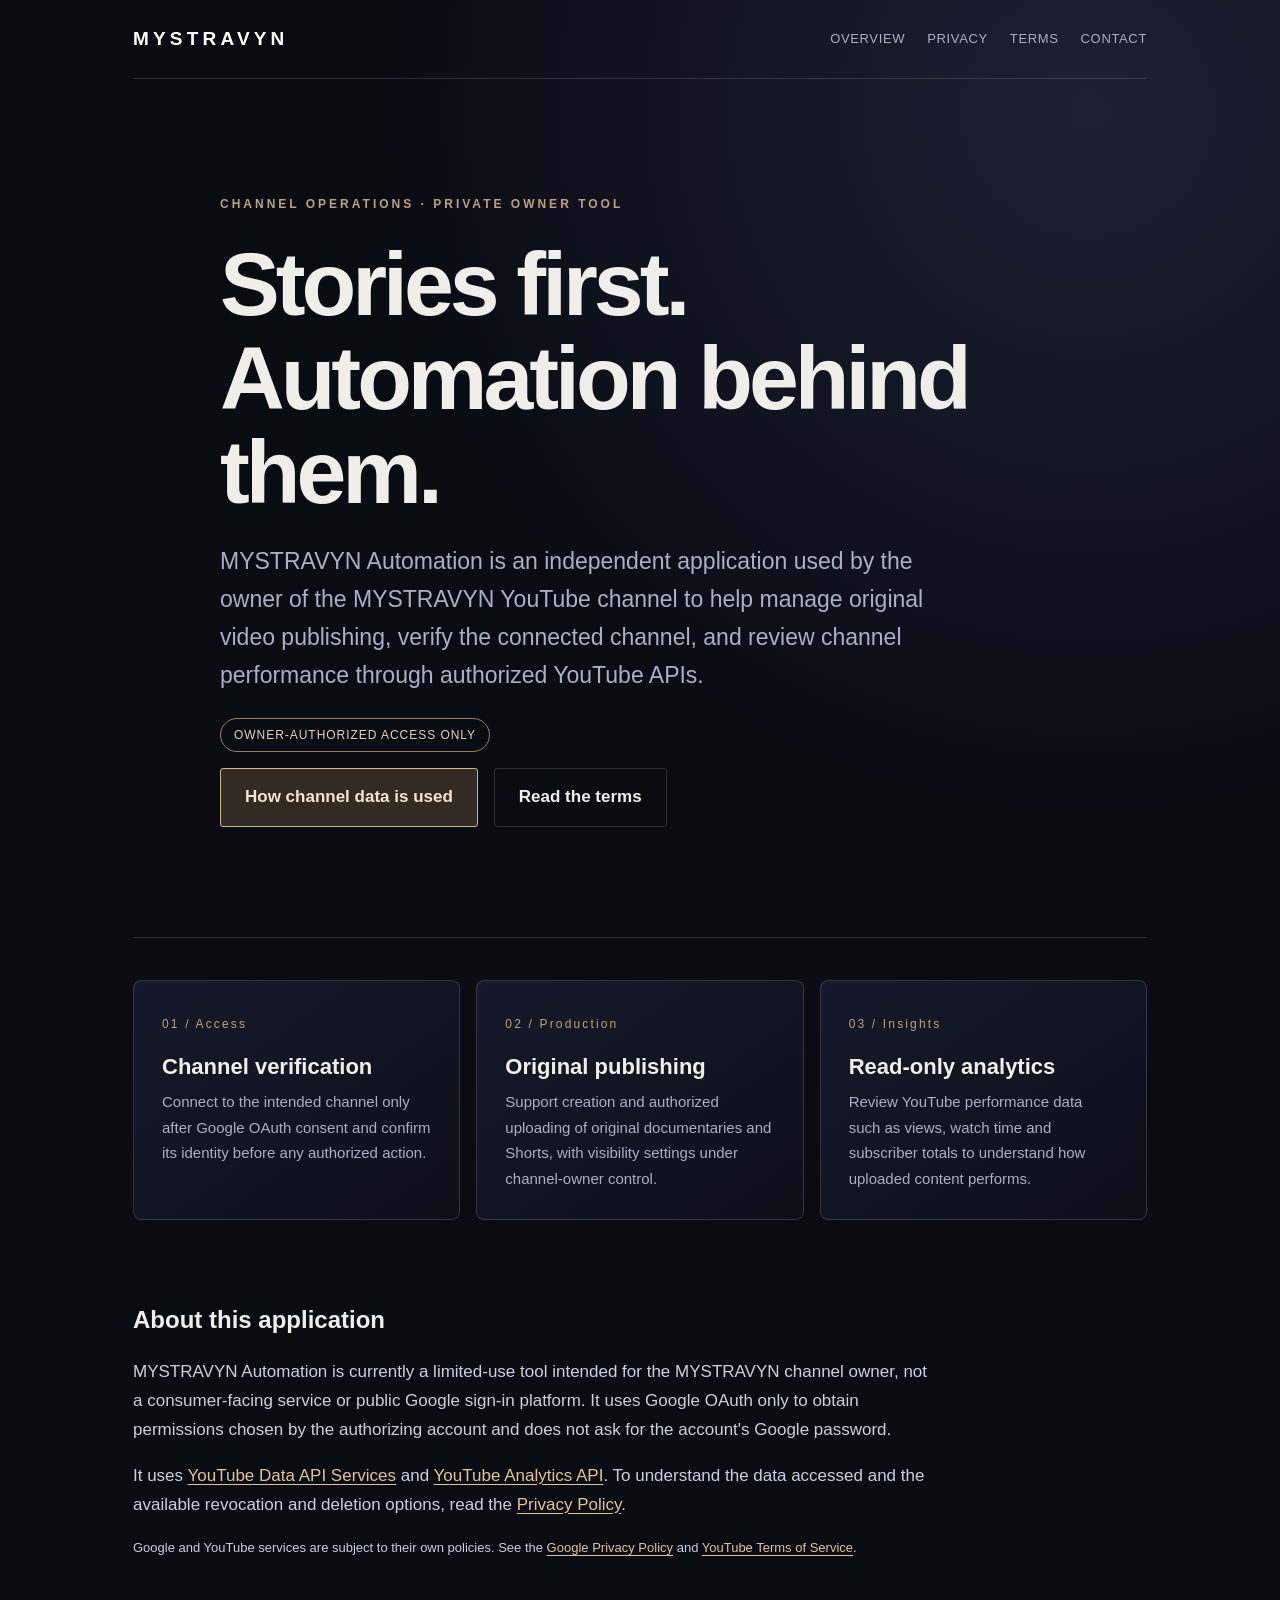
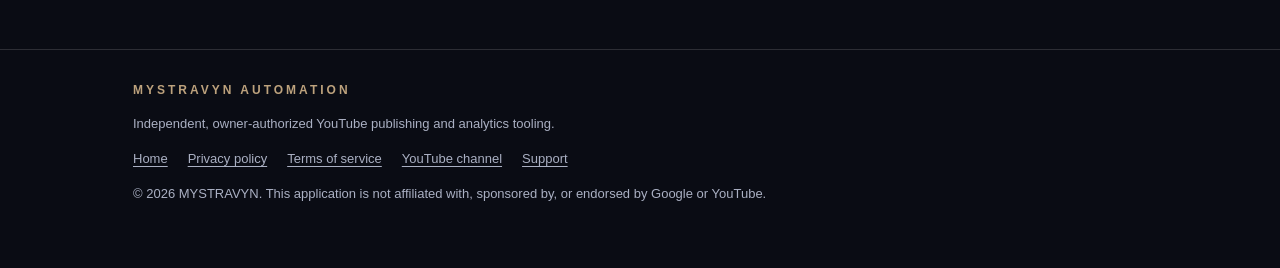
<file: index.html>
<!doctype html><html lang="en"><head><meta charset="utf-8"><meta name="viewport" content="width=device-width,initial-scale=1"><title>Home | MYSTRAVYN Automation</title><meta name="description" content="Independent YouTube channel operations, authorized publishing and analytics for MYSTRAVYN."><link rel="canonical" href="https://sahil101202.github.io/"><link rel="stylesheet" href="/assets/style.css"><meta name="google-site-verification" content="MwPU8_lLPwtP7DdFvZVTwiXF0vAHC6GHwNFbDUEQBAs" /></head><body><div class="wrap"><header class="header"><a class="mark" href="/">MYSTRAVYN</a><nav aria-label="Main navigation"><a href="/">Overview</a><a href="/privacy.html">Privacy</a><a href="/terms.html">Terms</a><a href="mailto:theelisora@gmail.com">Contact</a></nav></header></div><main><section class="wrap hero"><div class="eyebrow">Channel operations · Private owner tool</div><h1>Stories first.<br>Automation behind them.</h1><p class="lede">MYSTRAVYN Automation is an independent application used by the owner of the MYSTRAVYN YouTube channel to help manage original video publishing, verify the connected channel, and review channel performance through authorized YouTube APIs.</p><span class="pill">Owner-authorized access only</span><div><a class="linkbutton" href="/privacy.html">How channel data is used</a><a class="linkbutton alt" href="/terms.html">Read the terms</a></div></section><div class="wrap"><div class="rule"></div><div class="grid"><section class="panel"><span class="num">01 / Access</span><h2>Channel verification</h2><p>Connect to the intended channel only after Google OAuth consent and confirm its identity before any authorized action.</p></section><section class="panel"><span class="num">02 / Production</span><h2>Original publishing</h2><p>Support creation and authorized uploading of original documentaries and Shorts, with visibility settings under channel-owner control.</p></section><section class="panel"><span class="num">03 / Insights</span><h2>Read-only analytics</h2><p>Review YouTube performance data such as views, watch time and subscriber totals to understand how uploaded content performs.</p></section></div><section class="legal" style="max-width:800px;margin-bottom:90px"><h2>About this application</h2><p>MYSTRAVYN Automation is currently a limited-use tool intended for the MYSTRAVYN channel owner, not a consumer-facing service or public Google sign-in platform. It uses Google OAuth only to obtain permissions chosen by the authorizing account and does not ask for the account's Google password.</p><p>It uses <a href="https://developers.google.com/youtube/v3">YouTube Data API Services</a> and <a href="https://developers.google.com/youtube/analytics">YouTube Analytics API</a>. To understand the data accessed and the available revocation and deletion options, read the <a href="/privacy.html">Privacy Policy</a>.</p><p class="smallprint">Google and YouTube services are subject to their own policies. See the <a href="https://policies.google.com/privacy">Google Privacy Policy</a> and <a href="https://www.youtube.com/t/terms">YouTube Terms of Service</a>.</p></section></div></main><footer class="footer"><div class="wrap"><div class="eyebrow">MYSTRAVYN Automation</div><p>Independent, owner-authorized YouTube publishing and analytics tooling.</p><div class="links"><a href="/">Home</a><a href="/privacy.html">Privacy policy</a><a href="/terms.html">Terms of service</a><a href="https://www.youtube.com/@Mystravyn">YouTube channel</a><a href="mailto:theelisora@gmail.com">Support</a></div><p>© 2026 MYSTRAVYN. This application is not affiliated with, sponsored by, or endorsed by Google or YouTube.</p></div></footer></body></html>
</file>
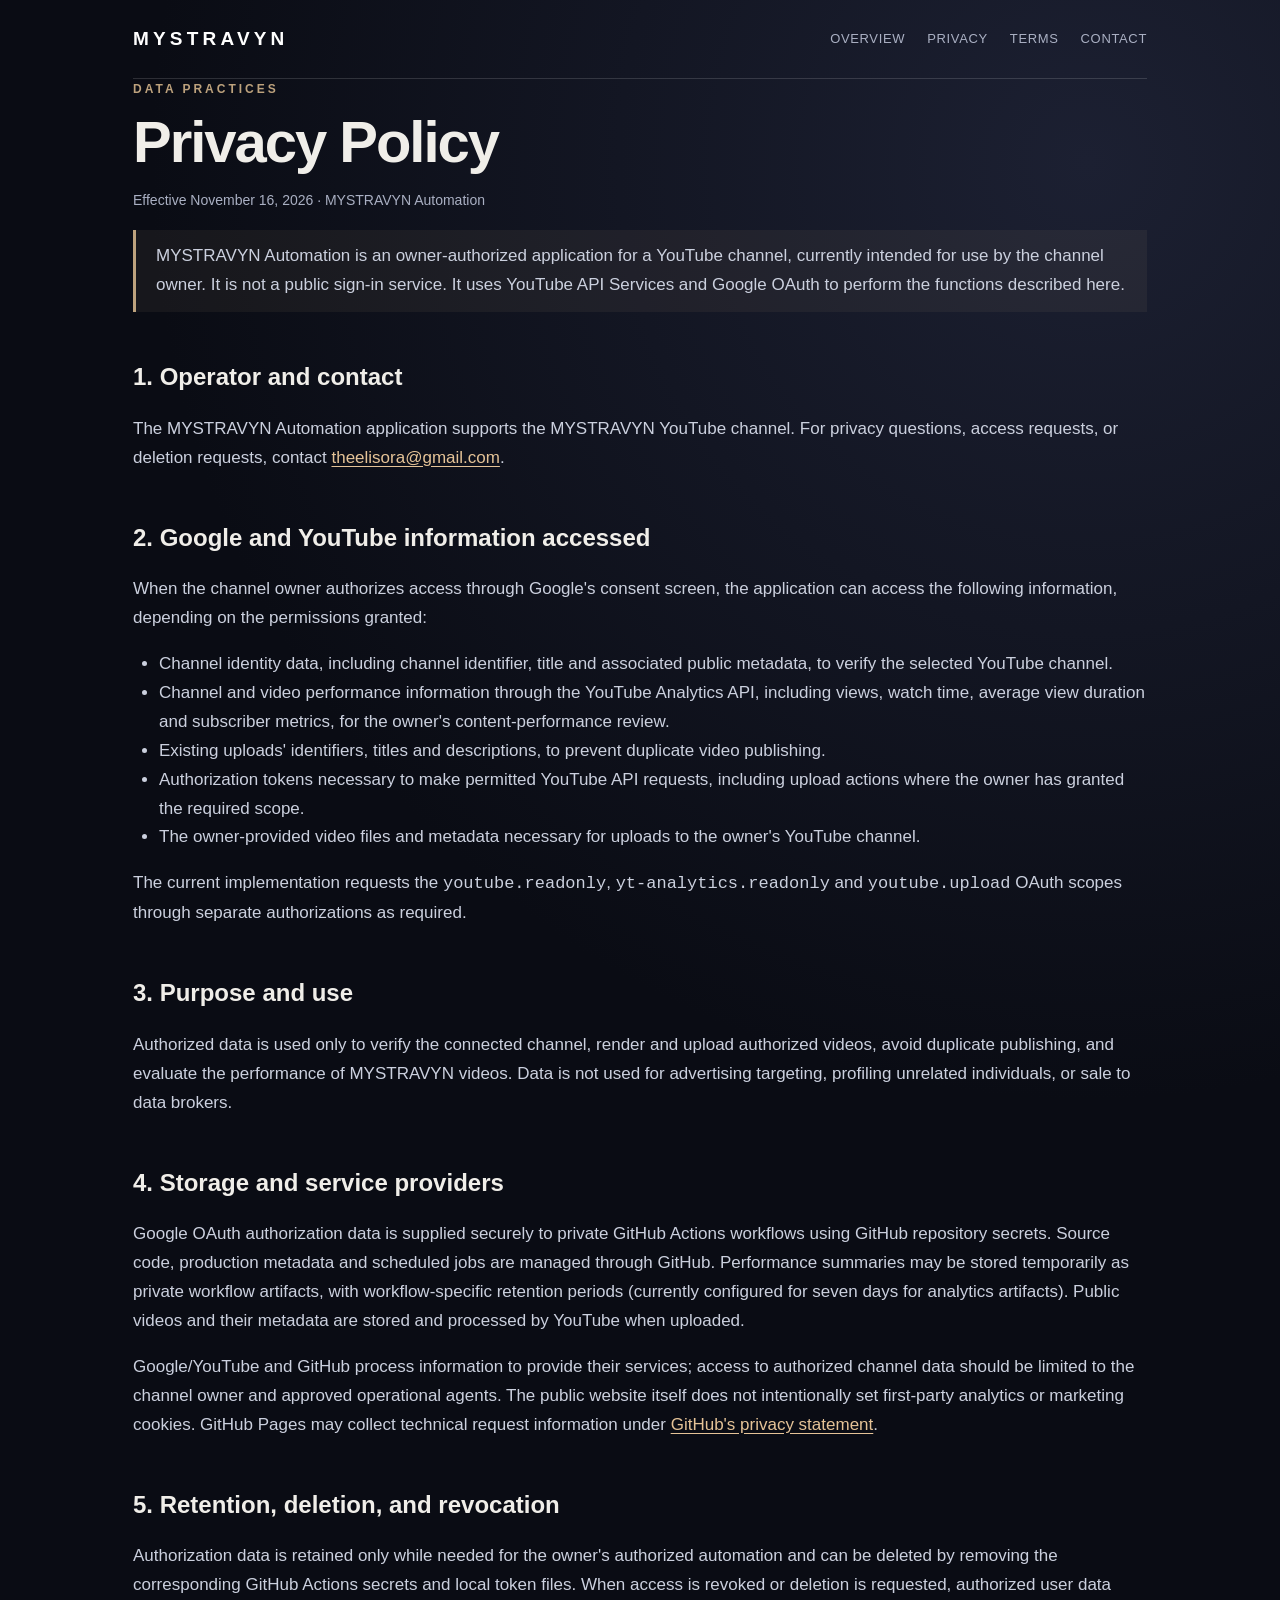
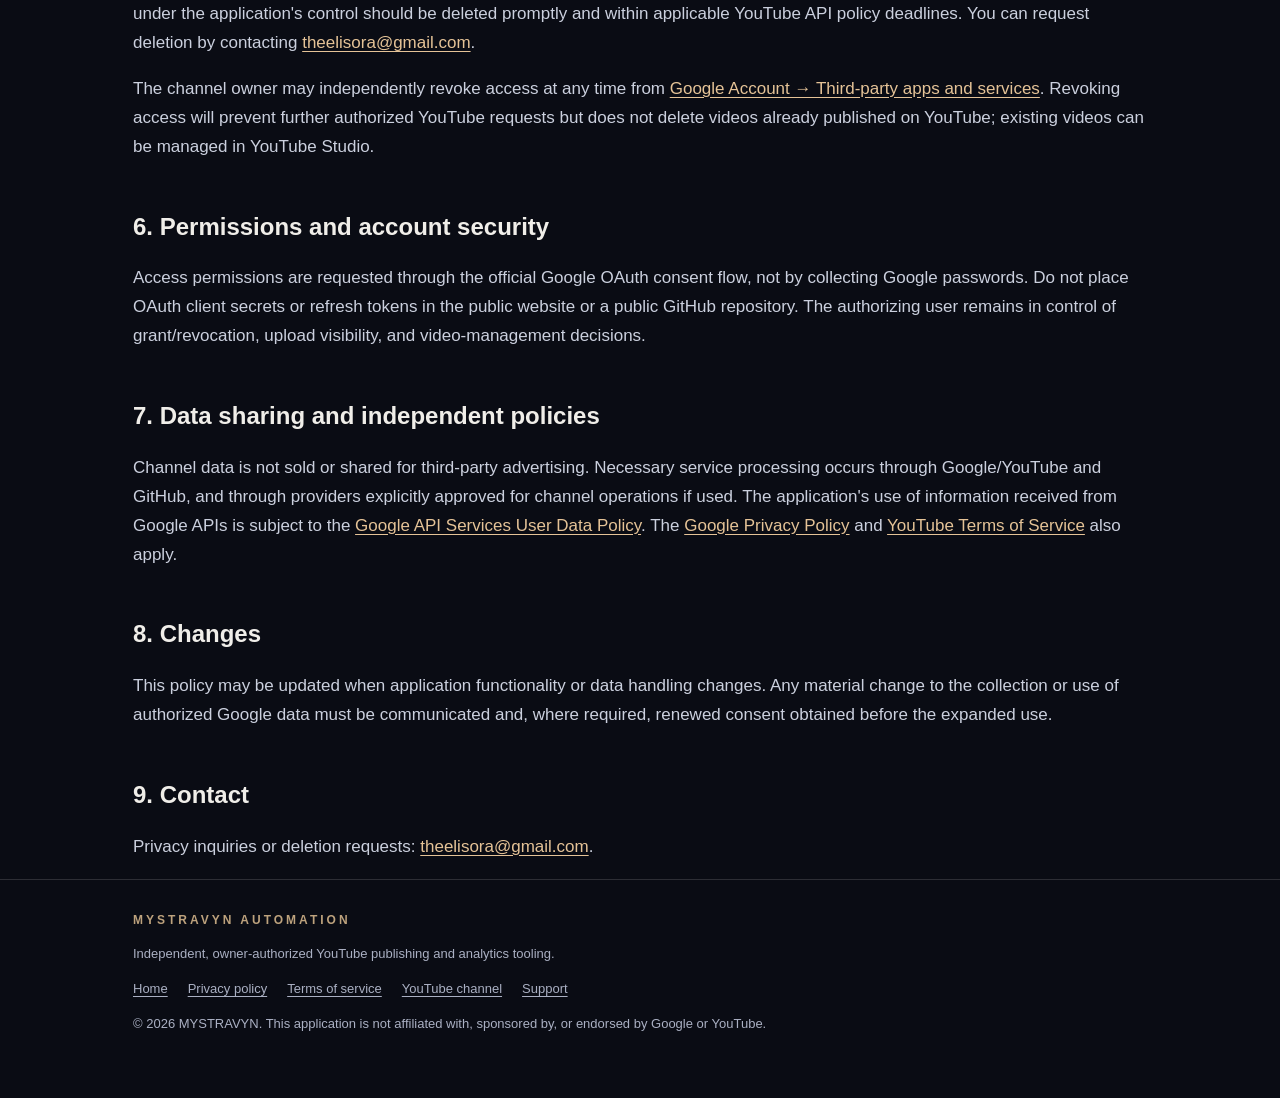
<file: privacy.html>
<!doctype html><html lang="en"><head><meta charset="utf-8"><meta name="viewport" content="width=device-width,initial-scale=1"><title>Privacy Policy | MYSTRAVYN Automation</title><meta name="description" content="Privacy and Google/YouTube API data handling practices for MYSTRAVYN Automation."><link rel="canonical" href="https://sahil101202.github.io/privacy.html"><link rel="stylesheet" href="/assets/style.css"><!-- GOOGLE SEARCH CONSOLE: insert your unique verification meta tag here once provided. --></head><body><div class="wrap"><header class="header"><a class="mark" href="/">MYSTRAVYN</a><nav aria-label="Main navigation"><a href="/">Overview</a><a href="/privacy.html">Privacy</a><a href="/terms.html">Terms</a><a href="mailto:theelisora@gmail.com">Contact</a></nav></header></div><main><article class="wrap legal"><div class="eyebrow">Data practices</div><h1>Privacy Policy</h1><p class="updated">Effective November 16, 2026 · MYSTRAVYN Automation</p><p class="callout">MYSTRAVYN Automation is an owner-authorized application for a YouTube channel, currently intended for use by the channel owner. It is not a public sign-in service. It uses YouTube API Services and Google OAuth to perform the functions described here.</p>
<h2>1. Operator and contact</h2><p>The MYSTRAVYN Automation application supports the MYSTRAVYN YouTube channel. For privacy questions, access requests, or deletion requests, contact <a href="mailto:theelisora@gmail.com">theelisora@gmail.com</a>.</p>
<h2>2. Google and YouTube information accessed</h2><p>When the channel owner authorizes access through Google's consent screen, the application can access the following information, depending on the permissions granted:</p><ul><li>Channel identity data, including channel identifier, title and associated public metadata, to verify the selected YouTube channel.</li><li>Channel and video performance information through the YouTube Analytics API, including views, watch time, average view duration and subscriber metrics, for the owner's content-performance review.</li><li>Existing uploads' identifiers, titles and descriptions, to prevent duplicate video publishing.</li><li>Authorization tokens necessary to make permitted YouTube API requests, including upload actions where the owner has granted the required scope.</li><li>The owner-provided video files and metadata necessary for uploads to the owner's YouTube channel.</li></ul><p>The current implementation requests the <code>youtube.readonly</code>, <code>yt-analytics.readonly</code> and <code>youtube.upload</code> OAuth scopes through separate authorizations as required.</p>
<h2>3. Purpose and use</h2><p>Authorized data is used only to verify the connected channel, render and upload authorized videos, avoid duplicate publishing, and evaluate the performance of MYSTRAVYN videos. Data is not used for advertising targeting, profiling unrelated individuals, or sale to data brokers.</p>
<h2>4. Storage and service providers</h2><p>Google OAuth authorization data is supplied securely to private GitHub Actions workflows using GitHub repository secrets. Source code, production metadata and scheduled jobs are managed through GitHub. Performance summaries may be stored temporarily as private workflow artifacts, with workflow-specific retention periods (currently configured for seven days for analytics artifacts). Public videos and their metadata are stored and processed by YouTube when uploaded.</p><p>Google/YouTube and GitHub process information to provide their services; access to authorized channel data should be limited to the channel owner and approved operational agents. The public website itself does not intentionally set first-party analytics or marketing cookies. GitHub Pages may collect technical request information under <a href="https://docs.github.com/en/site-policy/privacy-policies/github-general-privacy-statement">GitHub's privacy statement</a>.</p>
<h2>5. Retention, deletion, and revocation</h2><p>Authorization data is retained only while needed for the owner's authorized automation and can be deleted by removing the corresponding GitHub Actions secrets and local token files. When access is revoked or deletion is requested, authorized user data under the application's control should be deleted promptly and within applicable YouTube API policy deadlines. You can request deletion by contacting <a href="mailto:theelisora@gmail.com">theelisora@gmail.com</a>.</p><p>The channel owner may independently revoke access at any time from <a href="https://myaccount.google.com/permissions">Google Account → Third-party apps and services</a>. Revoking access will prevent further authorized YouTube requests but does not delete videos already published on YouTube; existing videos can be managed in YouTube Studio.</p>
<h2>6. Permissions and account security</h2><p>Access permissions are requested through the official Google OAuth consent flow, not by collecting Google passwords. Do not place OAuth client secrets or refresh tokens in the public website or a public GitHub repository. The authorizing user remains in control of grant/revocation, upload visibility, and video-management decisions.</p>
<h2>7. Data sharing and independent policies</h2><p>Channel data is not sold or shared for third-party advertising. Necessary service processing occurs through Google/YouTube and GitHub, and through providers explicitly approved for channel operations if used. The application's use of information received from Google APIs is subject to the <a href="https://developers.google.com/terms/api-services-user-data-policy">Google API Services User Data Policy</a>. The <a href="https://policies.google.com/privacy">Google Privacy Policy</a> and <a href="https://www.youtube.com/t/terms">YouTube Terms of Service</a> also apply.</p>
<h2>8. Changes</h2><p>This policy may be updated when application functionality or data handling changes. Any material change to the collection or use of authorized Google data must be communicated and, where required, renewed consent obtained before the expanded use.</p>
<h2>9. Contact</h2><p>Privacy inquiries or deletion requests: <a href="mailto:theelisora@gmail.com">theelisora@gmail.com</a>.</p></article></main><footer class="footer"><div class="wrap"><div class="eyebrow">MYSTRAVYN Automation</div><p>Independent, owner-authorized YouTube publishing and analytics tooling.</p><div class="links"><a href="/">Home</a><a href="/privacy.html">Privacy policy</a><a href="/terms.html">Terms of service</a><a href="https://www.youtube.com/@Mystravyn">YouTube channel</a><a href="mailto:theelisora@gmail.com">Support</a></div><p>© 2026 MYSTRAVYN. This application is not affiliated with, sponsored by, or endorsed by Google or YouTube.</p></div></footer></body></html>
</file>
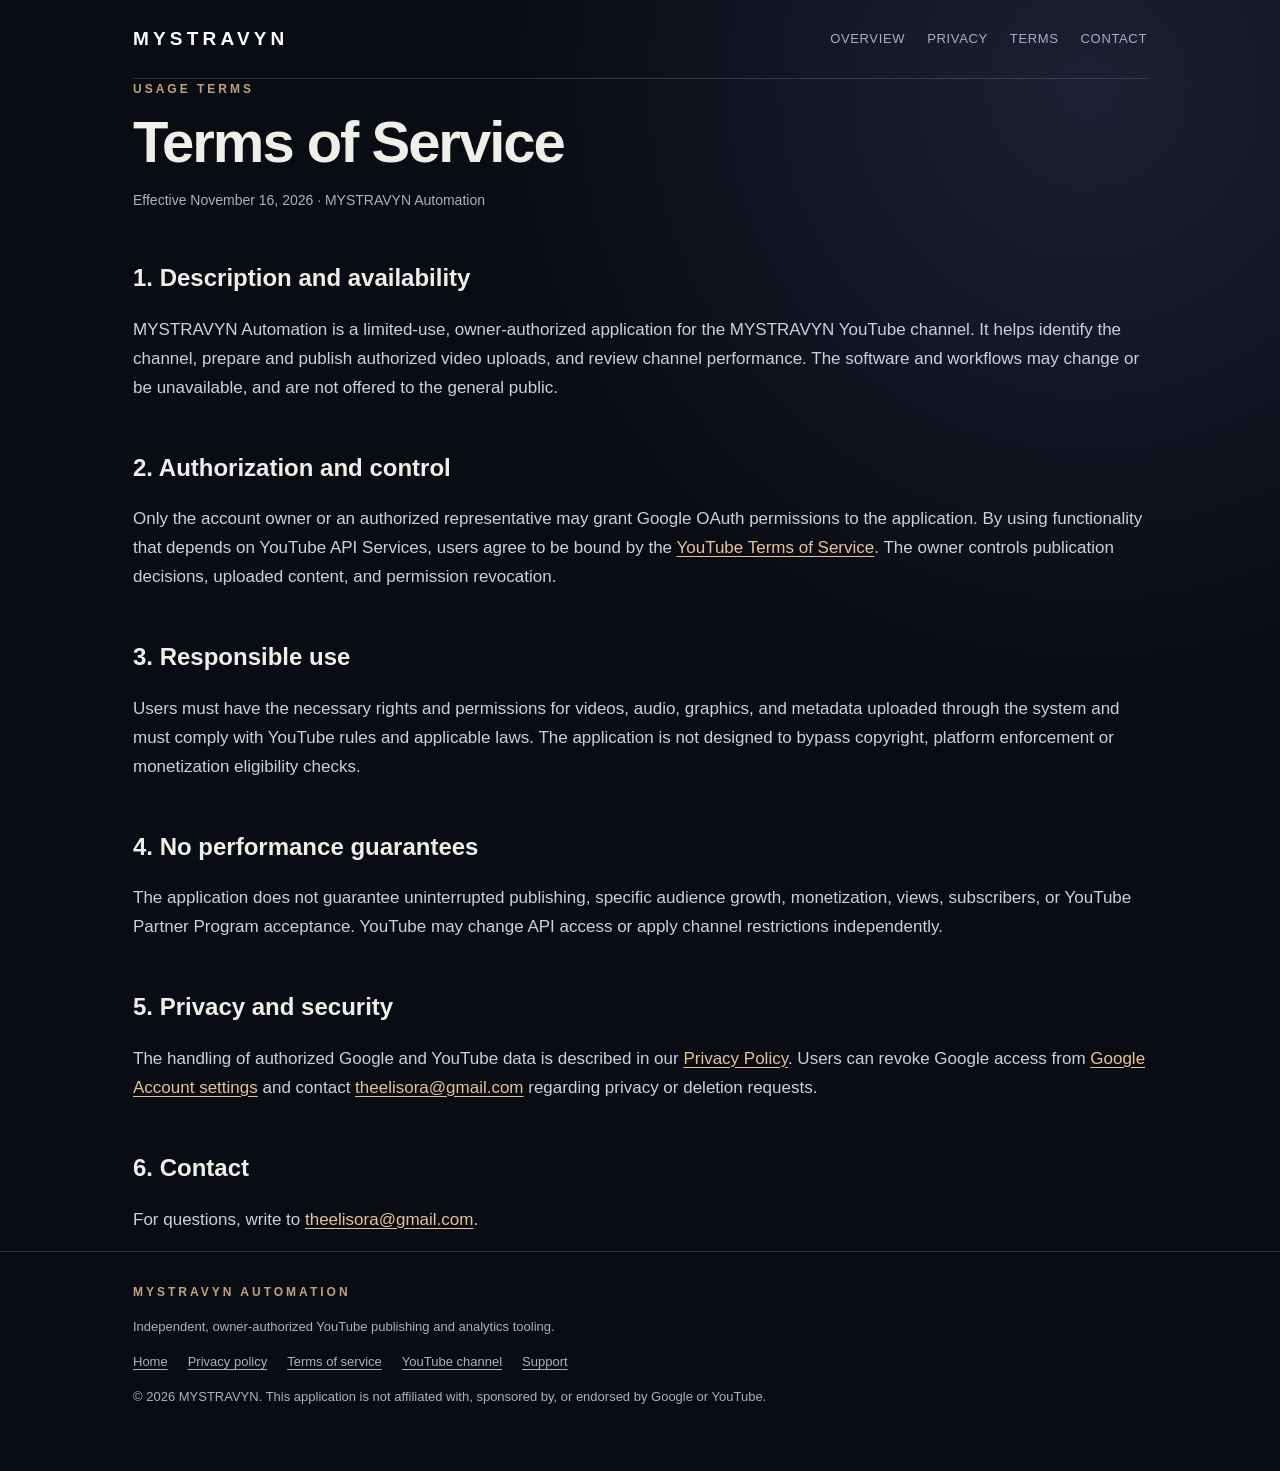
<file: terms.html>
<!doctype html><html lang="en"><head><meta charset="utf-8"><meta name="viewport" content="width=device-width,initial-scale=1"><title>Terms of Service | MYSTRAVYN Automation</title><meta name="description" content="Terms for MYSTRAVYN's private YouTube channel publishing and analytics application."><link rel="canonical" href="https://sahil101202.github.io/terms.html"><link rel="stylesheet" href="/assets/style.css"><!-- GOOGLE SEARCH CONSOLE: insert your unique verification meta tag here once provided. --></head><body><div class="wrap"><header class="header"><a class="mark" href="/">MYSTRAVYN</a><nav aria-label="Main navigation"><a href="/">Overview</a><a href="/privacy.html">Privacy</a><a href="/terms.html">Terms</a><a href="mailto:theelisora@gmail.com">Contact</a></nav></header></div><main><article class="wrap legal"><div class="eyebrow">Usage terms</div><h1>Terms of Service</h1><p class="updated">Effective November 16, 2026 · MYSTRAVYN Automation</p><h2>1. Description and availability</h2><p>MYSTRAVYN Automation is a limited-use, owner-authorized application for the MYSTRAVYN YouTube channel. It helps identify the channel, prepare and publish authorized video uploads, and review channel performance. The software and workflows may change or be unavailable, and are not offered to the general public.</p><h2>2. Authorization and control</h2><p>Only the account owner or an authorized representative may grant Google OAuth permissions to the application. By using functionality that depends on YouTube API Services, users agree to be bound by the <a href="https://www.youtube.com/t/terms">YouTube Terms of Service</a>. The owner controls publication decisions, uploaded content, and permission revocation.</p><h2>3. Responsible use</h2><p>Users must have the necessary rights and permissions for videos, audio, graphics, and metadata uploaded through the system and must comply with YouTube rules and applicable laws. The application is not designed to bypass copyright, platform enforcement or monetization eligibility checks.</p><h2>4. No performance guarantees</h2><p>The application does not guarantee uninterrupted publishing, specific audience growth, monetization, views, subscribers, or YouTube Partner Program acceptance. YouTube may change API access or apply channel restrictions independently.</p><h2>5. Privacy and security</h2><p>The handling of authorized Google and YouTube data is described in our <a href="/privacy.html">Privacy Policy</a>. Users can revoke Google access from <a href="https://myaccount.google.com/permissions">Google Account settings</a> and contact <a href="mailto:theelisora@gmail.com">theelisora@gmail.com</a> regarding privacy or deletion requests.</p><h2>6. Contact</h2><p>For questions, write to <a href="mailto:theelisora@gmail.com">theelisora@gmail.com</a>.</p></article></main><footer class="footer"><div class="wrap"><div class="eyebrow">MYSTRAVYN Automation</div><p>Independent, owner-authorized YouTube publishing and analytics tooling.</p><div class="links"><a href="/">Home</a><a href="/privacy.html">Privacy policy</a><a href="/terms.html">Terms of service</a><a href="https://www.youtube.com/@Mystravyn">YouTube channel</a><a href="mailto:theelisora@gmail.com">Support</a></div><p>© 2026 MYSTRAVYN. This application is not affiliated with, sponsored by, or endorsed by Google or YouTube.</p></div></footer></body></html>
</file>
<file: assets/style.css>
:root{color-scheme:dark;--bg:#0a0c14;--fg:#f0eee9;--muted:#aab0c3;--accent:#bda27d;--line:rgba(255,255,255,.14)}*{box-sizing:border-box}html{scroll-behavior:smooth}body{margin:0;background:radial-gradient(circle at 85% 6%,#1c2032 0,transparent 34%),var(--bg);color:var(--fg);font:17px/1.7 -apple-system,BlinkMacSystemFont,Inter,'Segoe UI',Arial,sans-serif;min-height:100vh}a{color:#e5c397;text-decoration:underline;text-underline-offset:3px}a:hover{color:#fff}.wrap{max-width:1070px;margin:auto;padding:0 28px}.header{display:flex;justify-content:space-between;align-items:center;padding:23px 0;border-bottom:1px solid var(--line);gap:18px}.mark{font-size:19px;letter-spacing:.22em;font-weight:650;color:#fff;text-decoration:none}.header nav{display:flex;gap:22px;flex-wrap:wrap}.header nav a{font-size:13px;letter-spacing:.05em;text-transform:uppercase;text-decoration:none;color:var(--muted)}.header nav a:hover{color:var(--fg)}.eyebrow{font-size:12px;letter-spacing:.25em;color:var(--accent);text-transform:uppercase;font-weight:700}.hero{padding:115px 0 68px;max-width:840px}.hero h1{font-size:clamp(44px,7vw,90px);line-height:1.05;font-weight:600;letter-spacing:-.045em;margin:22px 0 24px}.lede{font-size:clamp(18px,2.2vw,23px);color:var(--muted);max-width:750px;line-height:1.65}.rule{height:1px;background:var(--line);margin:42px 0}.pill{display:inline-flex;border:1px solid #9a805f;color:#e9d3b6;padding:6px 13px;border-radius:99px;font-size:12px;text-transform:uppercase;letter-spacing:.08em}.linkbutton{display:inline-flex;padding:14px 24px;border:1px solid #cfb48e;border-radius:3px;text-decoration:none;color:#f5e5cd;background:#332a24;font-weight:650;margin:16px 16px 0 0}.linkbutton.alt{background:transparent;border-color:var(--line);color:var(--fg)}.grid{display:grid;grid-template-columns:repeat(3,1fr);gap:16px;margin-bottom:80px}.panel{border:1px solid var(--line);background:linear-gradient(145deg,#141a2a,#0d1019);padding:28px;border-radius:8px}.panel .num{font-size:12px;color:var(--accent);letter-spacing:.18em}.panel h2{font-size:22px;margin:15px 0 8px;line-height:1.3}.panel p{font-size:15px;color:var(--muted);margin:0}article{max-width:815px;margin:65px auto 110px}.legal h1{font-size:clamp(36px,6vw,58px);line-height:1.15;letter-spacing:-.035em;margin:9px 0}.legal h2{font-size:24px;margin:45px 0 10px}.legal p,.legal li{color:#cbd0de}.legal ul{padding-left:26px}.legal .updated{font-size:14px;color:var(--muted)}.legal strong{color:#fff}.callout{border-left:3px solid var(--accent);padding:12px 20px;background:rgba(189,162,125,.07)}.footer{border-top:1px solid var(--line);padding:30px 0 50px;color:var(--muted);font-size:13px}.footer .links{display:flex;gap:20px;flex-wrap:wrap;margin:10px 0}.footer .links a{color:var(--muted)}.smallprint{font-size:13px;color:var(--muted)}@media(max-width:760px){.header{flex-direction:column;align-items:flex-start}.hero{padding:70px 0 42px}.grid{grid-template-columns:1fr}.wrap{padding:0 20px}}
</file>
